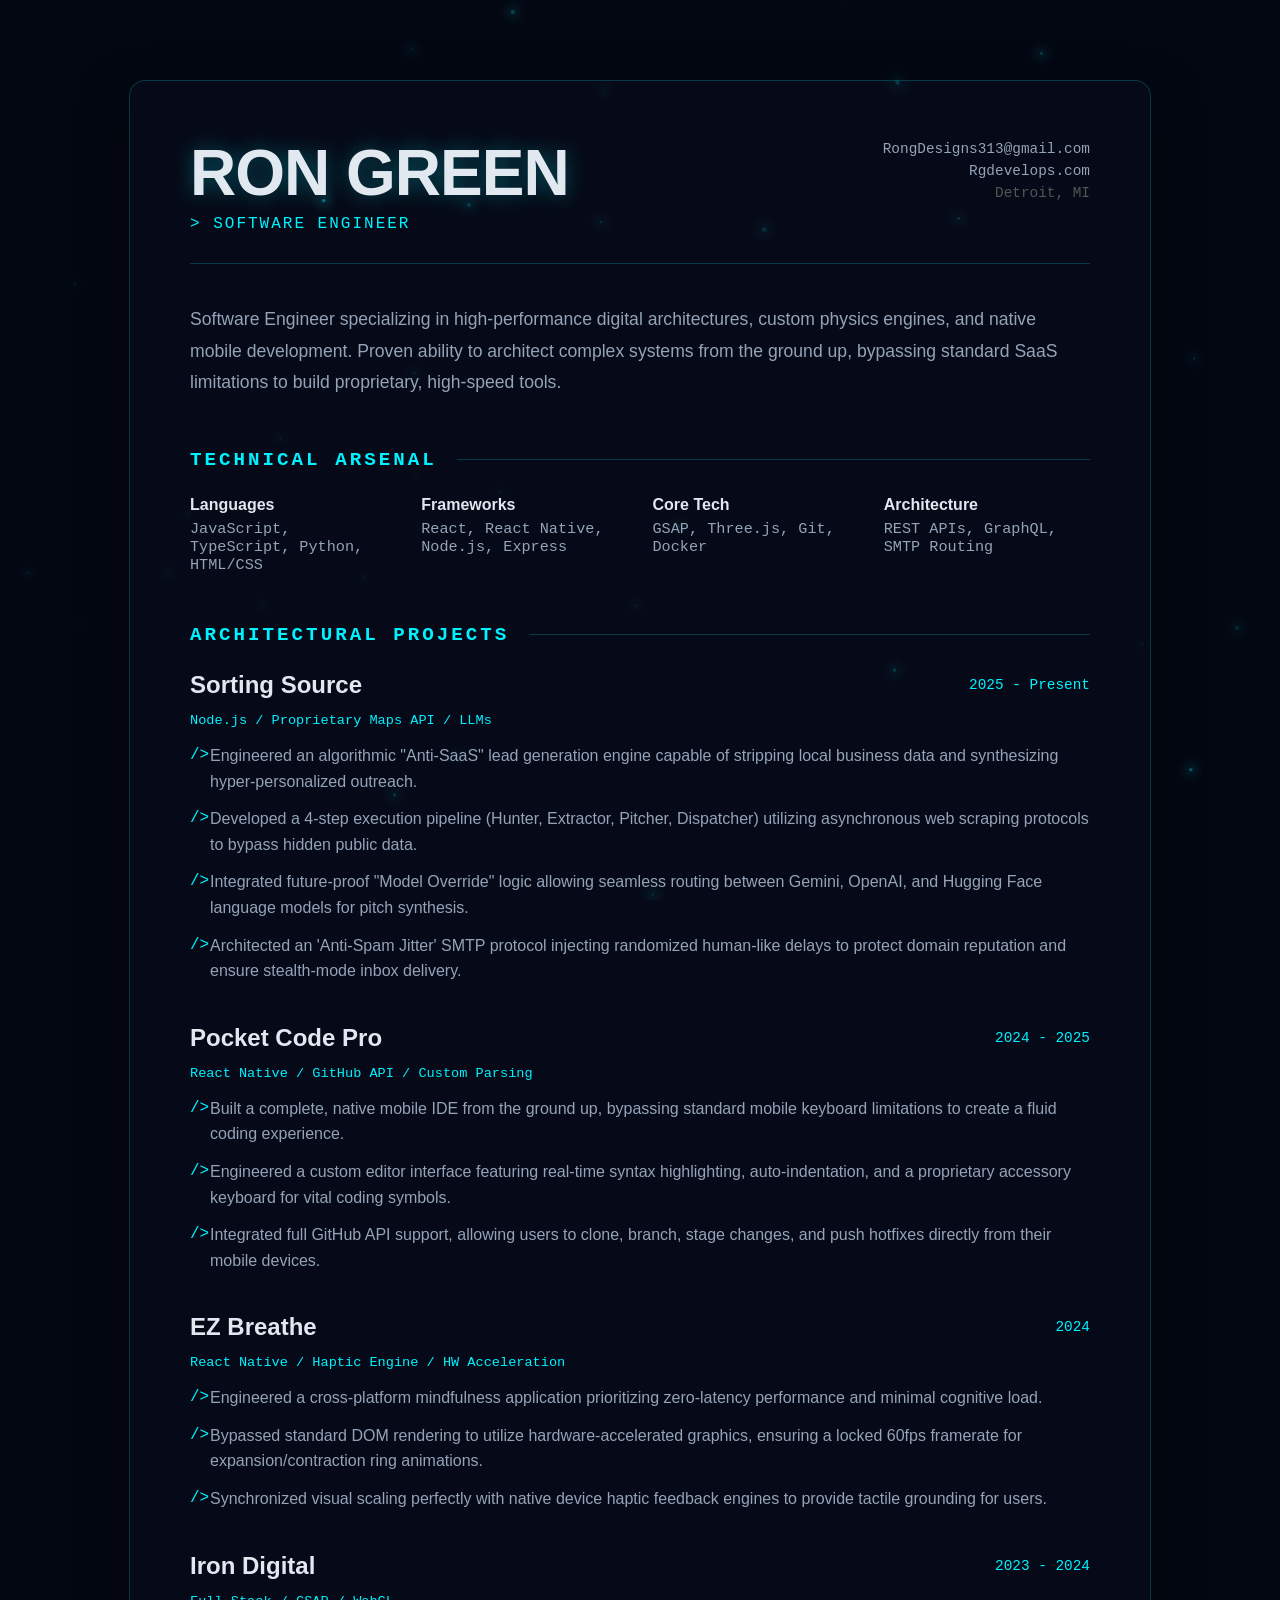
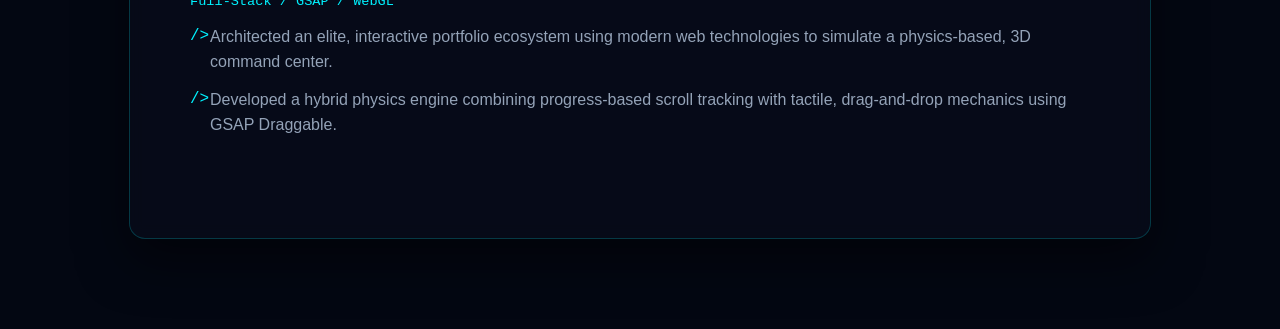
<file: resume.html>
<!doctype html>
<html lang="en">
  <head>
    <meta charset="UTF-8" />
    <meta name="viewport" content="width=device-width, initial-scale=1.0" />
    <title>Ron Green | Resume Module</title>
    <script src="https://cdnjs.cloudflare.com/ajax/libs/gsap/3.12.2/gsap.min.js"></script>
    <style>
      /* ==========================================
           IRON DIGITAL GLOBAL THEME
           ========================================== */
      :root {
        --bg-dark: #030712;
        --grid-color: rgba(0, 242, 255, 0.05);
        --cyan: #00f2ff;
        --text-main: #e2e8f0;
        --text-muted: #94a3b8;
      }

      body,
      html {
        margin: 0;
        padding: 0;
        background-color: var(--bg-dark);
        color: var(--text-main);
        font-family: "Inter", monospace;
        overflow-x: hidden;
        perspective: 2000px; /* Perspective for the 3D tilt */
      }

      @keyframes gridPan {
        0% {
          transform: translateY(0);
        }
        100% {
          transform: translateY(50px);
        }
      }

      /* ==========================================
           AMBIENT DATA PARTICLES (From Iron Digital)
           ========================================== */
      #ambient-particles {
        position: fixed;
        top: 0;
        left: 0;
        width: 100vw;
        height: 100vh;
        z-index: 9999;
        pointer-events: none;
        overflow: hidden;
        mix-blend-mode: screen;
      }

      .ambient-particle {
        position: absolute;
        background: var(--cyan);
        border-radius: 50%;
        box-shadow: 0 0 12px 2px rgba(0, 242, 255, 1);
        will-change: transform, opacity;
      }

      /* ==========================================
           THE GLASS RESUME MODULE
           ========================================== */
      .main-module {
        max-width: 900px;
        width: 95%;
        margin: 80px auto;
        /* High transparency glass to see the grid and particles behind it */
        background: rgba(10, 15, 30, 0.5);
        backdrop-filter: blur(8px);
        -webkit-backdrop-filter: blur(8px);
        border: 1px solid rgba(0, 242, 255, 0.2);
        border-radius: 16px;
        padding: 60px;
        position: relative;
        /* Needs a Z-index below 9999 so particles float ON TOP of the glass */
        z-index: 10;
        box-shadow: 0 20px 50px rgba(0, 0, 0, 0.5);
        transform-style: preserve-3d;
        will-change: transform;
        opacity: 0; /* For GSAP entrance fade */
        transform: translateY(30px);
      }

      /* ==========================================
           TYPOGRAPHY & LAYOUT
           ========================================== */
      header {
        display: flex;
        justify-content: space-between;
        align-items: flex-start;
        border-bottom: 1px solid rgba(0, 242, 255, 0.2);
        padding-bottom: 30px;
        margin-bottom: 40px;
      }

      /* Mirrors the .neon-text class from Iron Digital */
      h1 {
        font-size: clamp(2.5rem, 5vw, 4rem);
        margin: 0;
        line-height: 1;
        font-weight: 900;
        text-shadow: 0 0 20px rgba(0, 242, 255, 0.3);
        letter-spacing: -1px;
        font-family: "Inter", sans-serif;
        color: var(--text-main);
        text-transform: uppercase;
      }

      .sys-code {
        color: var(--cyan);
        font-family: monospace;
        letter-spacing: 2px;
        margin-top: 10px;
        font-size: 1rem;
      }

      .contact-info {
        text-align: right;
        font-size: 0.9rem;
        font-family: monospace;
      }

      .contact-info a {
        color: var(--text-muted);
        text-decoration: none;
        display: block;
        margin-bottom: 6px;
        transition:
          color 0.3s,
          text-shadow 0.3s;
      }

      .contact-info a:hover {
        color: var(--cyan);
        text-shadow: 0 0 10px var(--cyan);
      }

      .contact-info span {
        color: #555;
        display: block;
      }

      h2 {
        font-size: 1.2rem;
        color: var(--cyan);
        text-transform: uppercase;
        letter-spacing: 3px;
        margin-top: 50px;
        margin-bottom: 25px;
        font-family: monospace;
        display: flex;
        align-items: center;
      }

      h2::after {
        content: "";
        flex-grow: 1;
        height: 1px;
        background: rgba(0, 242, 255, 0.2);
        margin-left: 20px;
      }

      p.summary {
        font-size: 1.1rem;
        color: var(--text-muted);
        line-height: 1.8;
        margin-bottom: 30px;
        font-family: "Inter", sans-serif;
      }

      /* Skills Grid */
      .skills-grid {
        display: grid;
        grid-template-columns: repeat(auto-fit, minmax(200px, 1fr));
        gap: 25px;
        margin-bottom: 50px;
      }

      .skill-item strong {
        color: var(--text-main);
        display: block;
        margin-bottom: 6px;
        font-family: "Inter", sans-serif;
      }

      .skill-item span {
        color: var(--text-muted);
        font-size: 0.95rem;
      }

      /* Projects */
      .entry {
        margin-bottom: 40px;
        position: relative;
      }

      .entry-header {
        display: flex;
        justify-content: space-between;
        align-items: center;
        margin-bottom: 12px;
      }

      h3 {
        font-size: 1.5rem;
        font-weight: 700;
        color: var(--text-main);
        margin: 0;
        font-family: "Inter", sans-serif;
      }

      .date {
        font-size: 0.9rem;
        color: var(--cyan);
        font-family: monospace;
      }

      /* Mirrors .sys-code tag style */
      .tech-stack {
        font-size: 0.85rem;
        color: var(--cyan);
        font-family: monospace;
        margin-bottom: 15px;
        display: inline-block;
      }

      /* Mirrors .tag-list li::before styling */
      ul {
        list-style: none;
        padding: 0;
        margin: 0;
      }

      li {
        margin-bottom: 12px;
        color: var(--text-muted);
        font-size: 1rem;
        line-height: 1.6;
        font-family: "Inter", sans-serif;
        position: relative;
        padding-left: 20px;
      }

      li::before {
        content: "/> ";
        color: var(--cyan);
        position: absolute;
        left: 0;
        font-family: monospace;
      }

      /* ==========================================
           PRINT OVERRIDE
           ========================================== */
      @media print {
        @page {
          margin: 0.5in;
          size: letter;
        }
        body {
          background: #fff !important;
          color: #111 !important;
          display: block;
          font-size: 10pt;
        }
        .digital-grid,
        #ambient-particles {
          display: none !important;
        }

        .main-module {
          margin: 0 !important;
          padding: 0 !important;
          max-width: 100% !important;
          width: 100% !important;
          background: none !important;
          border: none !important;
          box-shadow: none !important;
          transform: none !important;
          opacity: 1 !important;
          backdrop-filter: none !important;
        }

        header {
          border-bottom: 2px solid #000;
          padding-bottom: 15px !important;
        }
        .contact-info a,
        .contact-info span {
          color: #111 !important;
          text-align: left;
          display: inline;
          margin-right: 15px;
        }

        h1 {
          color: #000 !important;
          text-shadow: none !important;
        }
        h2 {
          color: #000 !important;
          border: none !important;
          margin-top: 25px;
          margin-bottom: 10px;
        }
        h2::after {
          display: none;
        }
        h3,
        .sys-code,
        .tech-stack {
          color: #000 !important;
        }

        p.summary,
        .skill-item span,
        li {
          color: #222 !important;
        }
        .date,
        li::before {
          color: #555 !important;
        }
      }
    </style>
  </head>
  <body>
    <div class="digital-grid"></div>

    <div id="ambient-particles"></div>

    <div class="main-module" id="resume-card">
      <header>
        <div>
          <h1>Ron Green</h1>
          <div class="sys-code">> SOFTWARE ENGINEER</div>
        </div>
        <div class="contact-info">
          <a href="mailto:RongDesigns313@gmail.com">RongDesigns313@gmail.com</a>
          <a href="https://Rgdevelops.com" target="_blank">Rgdevelops.com</a>
          <span>Detroit, MI</span>
        </div>
      </header>

      <p class="summary">
        Software Engineer specializing in high-performance digital
        architectures, custom physics engines, and native mobile development.
        Proven ability to architect complex systems from the ground up,
        bypassing standard SaaS limitations to build proprietary, high-speed
        tools.
      </p>

      <h2>Technical Arsenal</h2>
      <div class="skills-grid">
        <div class="skill-item">
          <strong>Languages</strong>
          <span>JavaScript, TypeScript, Python, HTML/CSS</span>
        </div>
        <div class="skill-item">
          <strong>Frameworks</strong>
          <span>React, React Native, Node.js, Express</span>
        </div>
        <div class="skill-item">
          <strong>Core Tech</strong> <span>GSAP, Three.js, Git, Docker</span>
        </div>
        <div class="skill-item">
          <strong>Architecture</strong>
          <span>REST APIs, GraphQL, SMTP Routing</span>
        </div>
      </div>

      <h2>Architectural Projects</h2>

      <div class="entry">
        <div class="entry-header">
          <h3>Sorting Source</h3>
          <div class="date">2025 - Present</div>
        </div>
        <div class="tech-stack">Node.js / Proprietary Maps API / LLMs</div>
        <ul>
          <li>
            Engineered an algorithmic "Anti-SaaS" lead generation engine capable
            of stripping local business data and synthesizing hyper-personalized
            outreach.
          </li>
          <li>
            Developed a 4-step execution pipeline (Hunter, Extractor, Pitcher,
            Dispatcher) utilizing asynchronous web scraping protocols to bypass
            hidden public data.
          </li>
          <li>
            Integrated future-proof "Model Override" logic allowing seamless
            routing between Gemini, OpenAI, and Hugging Face language models for
            pitch synthesis.
          </li>
          <li>
            Architected an 'Anti-Spam Jitter' SMTP protocol injecting randomized
            human-like delays to protect domain reputation and ensure
            stealth-mode inbox delivery.
          </li>
        </ul>
      </div>

      <div class="entry">
        <div class="entry-header">
          <h3>Pocket Code Pro</h3>
          <div class="date">2024 - 2025</div>
        </div>
        <div class="tech-stack">React Native / GitHub API / Custom Parsing</div>
        <ul>
          <li>
            Built a complete, native mobile IDE from the ground up, bypassing
            standard mobile keyboard limitations to create a fluid coding
            experience.
          </li>
          <li>
            Engineered a custom editor interface featuring real-time syntax
            highlighting, auto-indentation, and a proprietary accessory keyboard
            for vital coding symbols.
          </li>
          <li>
            Integrated full GitHub API support, allowing users to clone, branch,
            stage changes, and push hotfixes directly from their mobile devices.
          </li>
        </ul>
      </div>

      <div class="entry">
        <div class="entry-header">
          <h3>EZ Breathe</h3>
          <div class="date">2024</div>
        </div>
        <div class="tech-stack">
          React Native / Haptic Engine / HW Acceleration
        </div>
        <ul>
          <li>
            Engineered a cross-platform mindfulness application prioritizing
            zero-latency performance and minimal cognitive load.
          </li>
          <li>
            Bypassed standard DOM rendering to utilize hardware-accelerated
            graphics, ensuring a locked 60fps framerate for
            expansion/contraction ring animations.
          </li>
          <li>
            Synchronized visual scaling perfectly with native device haptic
            feedback engines to provide tactile grounding for users.
          </li>
        </ul>
      </div>

      <div class="entry">
        <div class="entry-header">
          <h3>Iron Digital</h3>
          <div class="date">2023 - 2024</div>
        </div>
        <div class="tech-stack">Full-Stack / GSAP / WebGL</div>
        <ul>
          <li>
            Architected an elite, interactive portfolio ecosystem using modern
            web technologies to simulate a physics-based, 3D command center.
          </li>
          <li>
            Developed a hybrid physics engine combining progress-based scroll
            tracking with tactile, drag-and-drop mechanics using GSAP Draggable.
          </li>
        </ul>
      </div>
    </div>

    <script>
      document.addEventListener("DOMContentLoaded", () => {
        // 1. Entrance Fade
        const resumeCard = document.getElementById("resume-card");
        gsap.to(resumeCard, {
          y: 0,
          opacity: 1,
          duration: 1.5,
          ease: "power3.out",
        });

        // 2. Ultra-Smooth Micro-Tilt (Divisor increased to 800)
        document.addEventListener("mousemove", (e) => {
          const xAxis = (window.innerWidth / 2 - e.pageX) / 800;
          const yAxis = (window.innerHeight / 2 - e.pageY) / 800;

          gsap.to(resumeCard, {
            rotationY: xAxis,
            rotationX: yAxis,
            duration: 1,
            ease: "power2.out",
            transformPerspective: 2000,
            transformOrigin: "center center",
          });
        });

        // 3. Foreground Particles
        const container = document.getElementById("ambient-particles");
        const particleCount = 50;

        for (let i = 0; i < particleCount; i++) {
          const particle = document.createElement("div");
          particle.classList.add("ambient-particle");

          const size = Math.random() * 3 + 1;
          particle.style.width = `${size}px`;
          particle.style.height = `${size}px`;

          const startX = Math.random() * window.innerWidth;
          const startY = Math.random() * window.innerHeight + 100;

          gsap.set(particle, {
            x: startX,
            y: startY,
            opacity: Math.random() * 0.6 + 0.1,
          });

          gsap.to(particle, {
            y: "-=400",
            x: `+=${(Math.random() - 0.5) * 150}`,
            opacity: 0,
            duration: Math.random() * 12 + 8,
            repeat: -1,
            ease: "power1.out",
            delay: Math.random() * -20,
            onRepeat: () => {
              gsap.set(particle, {
                y: window.innerHeight + 50,
                x: Math.random() * window.innerWidth,
                opacity: Math.random() * 0.6 + 0.1,
              });
            },
          });

          container.appendChild(particle);
        }
      });
    </script>
  </body>
</html>
</file>
